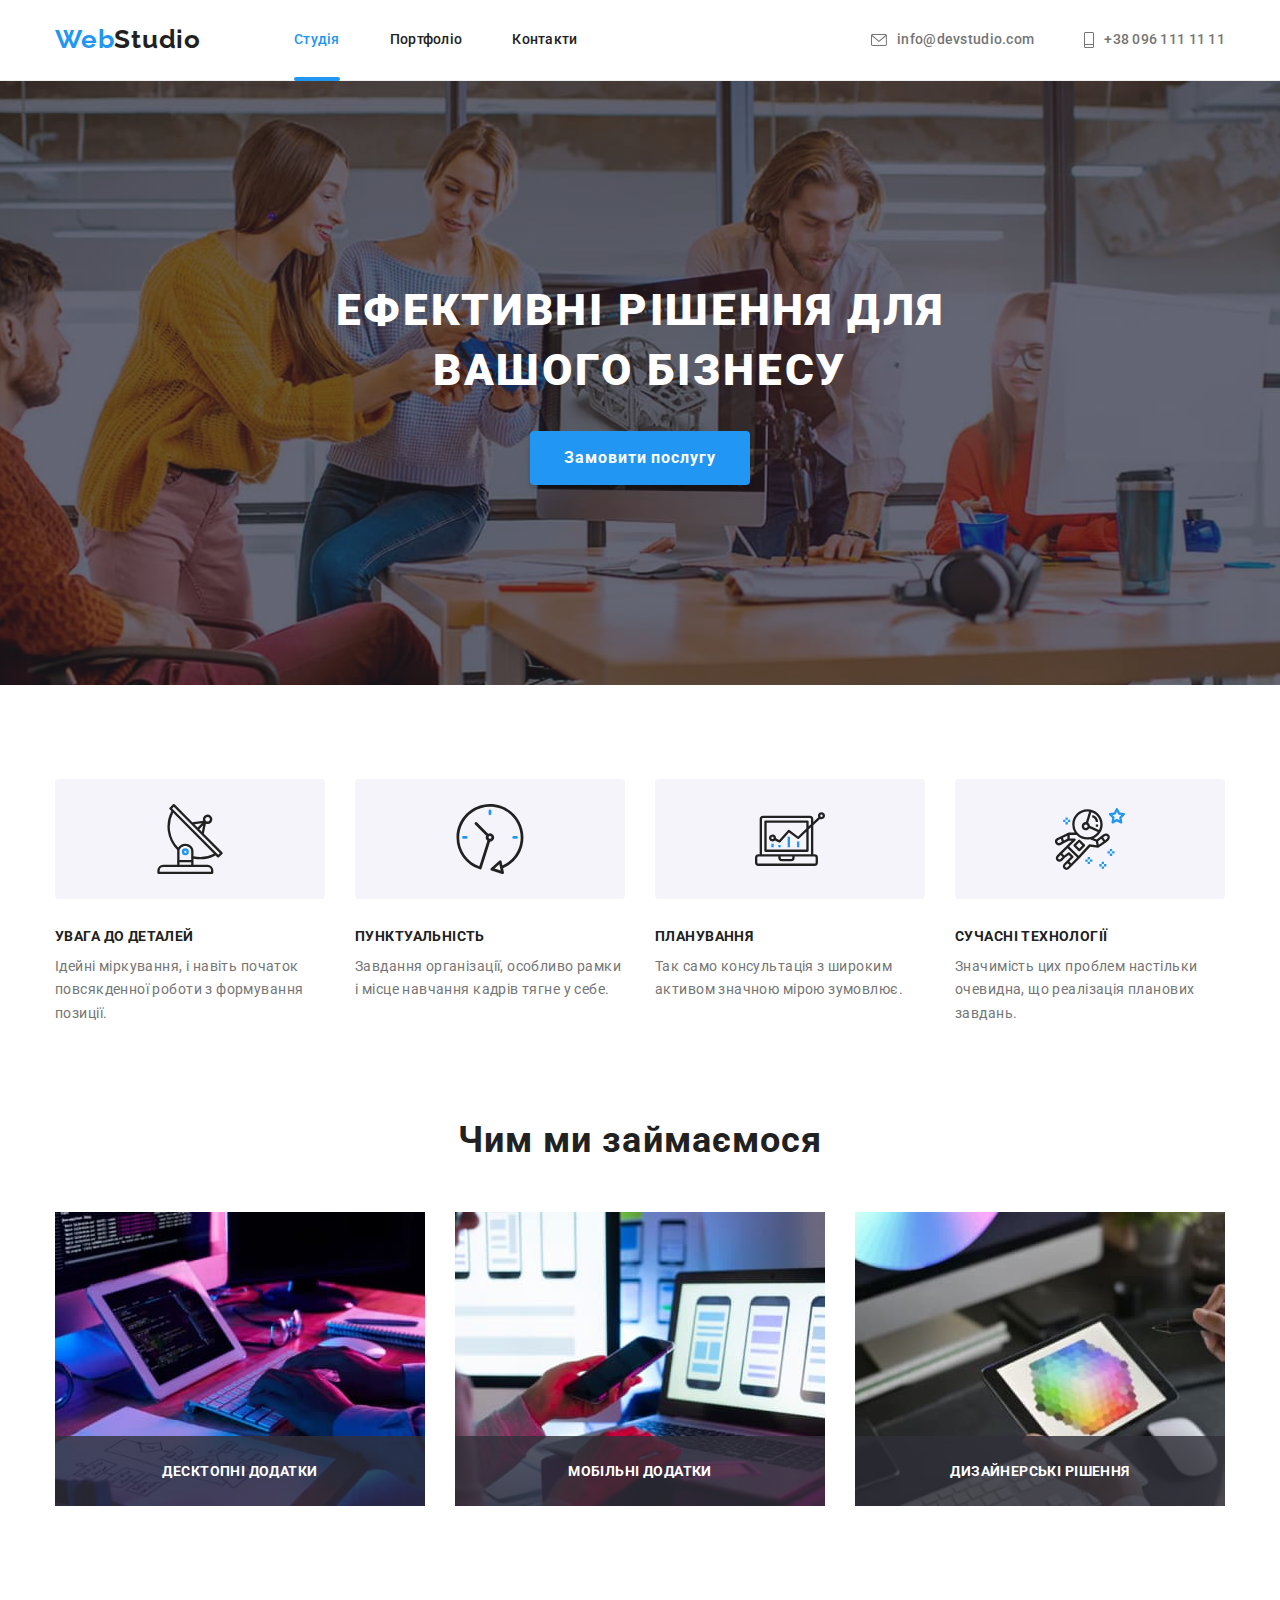
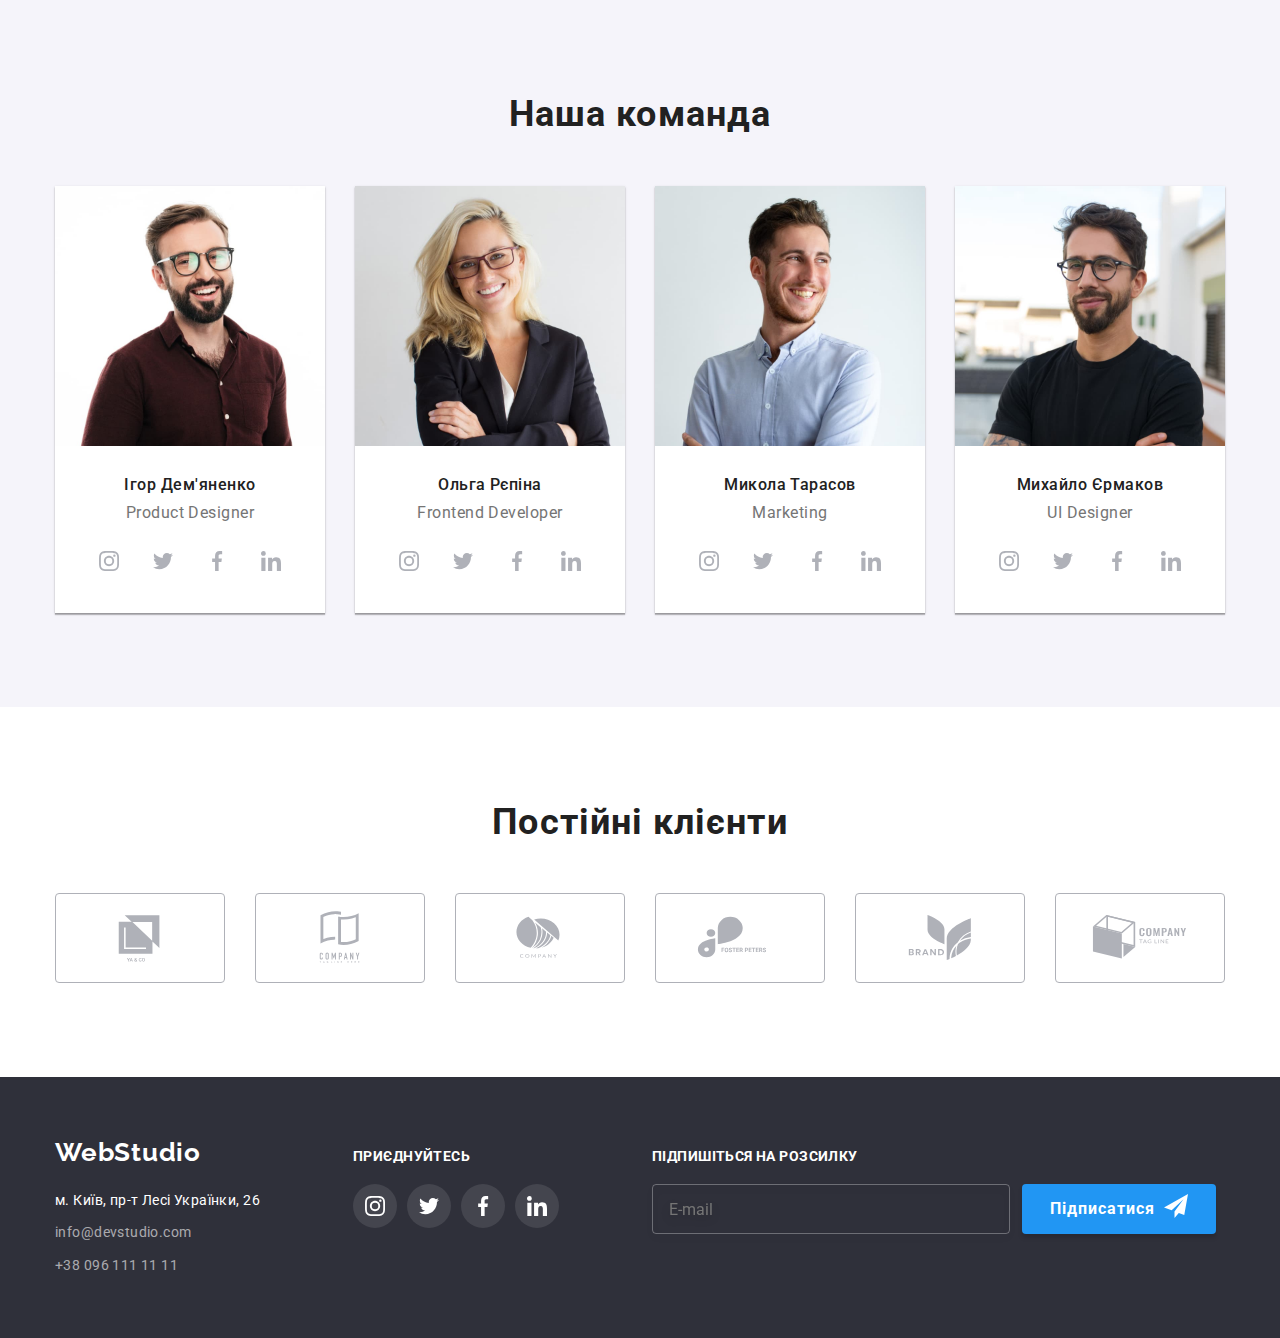
<file: index.html>
<!DOCTYPE html>
<html lang="uk">
  <head>
    <meta charset="UTF-8" />
    <meta http-equiv="X-UA-Compatible" content="IE=edge" />
    <meta name="viewport" content="width=device-width, initial-scale=1.0" />
    <title>WebSite</title>
    <link rel="preconnect" href="https://fonts.googleapis.com" />
    <link rel="preconnect" href="https://fonts.gstatic.com" crossorigin />
    <link
      href="https://fonts.googleapis.com/css2?family=Raleway:wght@700&family=Roboto:wght@400;500;700;900&display=swap"
      rel="stylesheet"
    />
    <link
      rel="stylesheet"
      href="https://cdnjs.cloudflare.com/ajax/libs/modern-normalize/1.1.0/modern-normalize.min.css"
    />

    <link rel="stylesheet" href="./css/main.min.css" />
  </head>
  <body>
    <header class="page-header">
      <div class="conteiner header__conteiner">
        <nav class="header__navigation">
          <a href="#" class="logo navigation__logo"
            ><span class="logo__accent">Web</span>Studio</a
          >
          <ul class="header__menu list">
            <li class="menu__item">
              <a href="./index.html" class="menu__link current">Студія</a>
            </li>
            <li class="menu__item">
              <a href="./portfolio.html" class="menu__link">Портфоліо</a>
            </li>
            <li class="menu__item">
              <a href="#" class="menu__link">Контакти</a>
            </li>
          </ul>
        </nav>
        <div class="connect header__connect">
          <ul class="header__conntacs list">
            <li class="conntacs__item item-mail">
              <a href="mailto:info@devstudio.com" class="conntacs__link"
                ><svg class="mail-icon" width="16" height="12">
                  <use
                    href="./images/symbol-defs.svg#icon-envelope-hover"
                  ></use>
                </svg>
                info@devstudio.com</a
              >
            </li>
            <li class="conntacs__item item-tell">
              <a href="tel:+380961111111" class="conntacs__link">
                <svg class="tell-icon" width="10" height="16">
                  <use href="./images/symbol-defs.svg#icon-Vector"></use>
                </svg>
                +38 096 111 11 11</a
              >
            </li>
          </ul>
        </div>
      </div>
    </header>
    <main>
      <section class="hero">
        <div class="conteiner">
          <h1 class="hero-title">Ефективні рішення для вашого бізнесу</h1>
          <button type="button" class="button bt--color-blue" data-modal-open>
            Замовити послугу
          </button>
        </div>
      </section>
      <section class="section">
        <div class="conteiner feature-section">
          <h2 class="visually-hidden">Особливості</h2>
          <ul class="feature-list list">
            <li class="feature-conteiner">
              <div class="graphics">
                <svg class="graphics-icon" width="70" height="70">
                  <use href="./images/symbol-defs.svg#icon-antenna-1"></use>
                </svg>
              </div>
              <h3 class="title">УВАГА ДО ДЕТАЛЕЙ</h3>
              <p class="text">
                Ідейні міркування, і навіть початок повсякденної роботи з
                формування позиції.
              </p>
            </li>
            <li class="feature-conteiner">
              <div class="graphics">
                <svg class="graphics-icon" width="70" height="70">
                  <use href="./images/symbol-defs.svg#icon-clock-1"></use>
                </svg>
              </div>
              <h3 class="title">ПУНКТУАЛЬНІСТЬ</h3>
              <p class="text">
                Завдання організації, особливо рамки і місце навчання кадрів
                тягне у себе.
              </p>
            </li>
            <li class="feature-conteiner">
              <div class="graphics">
                <svg class="graphics-icon" width="70" height="70">
                  <use href="./images/symbol-defs.svg#icon-diagram-1"></use>
                </svg>
              </div>
              <h3 class="title">ПЛАНУВАННЯ</h3>
              <p class="text">
                Так само консультація з широким активом значною мірою зумовлює.
              </p>
            </li>
            <li class="feature-conteiner">
              <div class="graphics">
                <svg class="graphics-icon" width="70" height="70">
                  <use href="./images/symbol-defs.svg#icon-astronaut-1"></use>
                </svg>
              </div>
              <h3 class="title">СУЧАСНІ ТЕХНОЛОГІЇ</h3>
              <p class="text">
                Значимість цих проблем настільки очевидна, що реалізація
                планових завдань.
              </p>
            </li>
          </ul>
        </div>
      </section>
      <section class="section section-foto">
        <div class="conteiner">
          <h2 class="team-title">Чим ми займаємося</h2>
          <ul class="section-title list">
            <li class="foto-title">
              <div class="foto-text-wrap">
                <img src="images/foto1.jpg" alt="kayboard" width="370" />
                <p class="foto-text">Десктопні додатки</p>
              </div>
            </li>
            <li class="foto-title">
              <div class="foto-text-wrap">
                <img src="images/foto2.jpg" alt="phone" width="370" />
                <p class="foto-text">Мобільні додатки</p>
              </div>
            </li>
            <li class="foto-title">
              <div class="foto-text-wrap">
                <img src="images/foto3.jpg" alt="ipad" width="370" />
                <p class="foto-text">Дизайнерські рішення</p>
              </div>
            </li>
          </ul>
        </div>
      </section>
      <section class="section-team">
        <div class="conteiner">
          <h2 class="team-title">Наша команда</h2>
          <ul class="section-list list">
            <li class="fone-color">
              <img src="images/foto4.jpg" alt="Ігор Дем'яненко" width="270" />
              <div class="person">
                <h3 class="title">Ігор Дем'яненко</h3>
                <p class="position">Product Designer</p>
                <ul class="soc-list list">
                  <li class="soc-item">
                    <a href="" class="soc-link link">
                      <svg class="soc-icon" width="20" height="20">
                        <use
                          href="./images/symbol-defs.svg#icon-instagram-2"
                        ></use>
                      </svg>
                    </a>
                  </li>
                  <li class="soc-item">
                    <a href="" class="soc-link link">
                      <svg class="soc-icon" width="20" height="20">
                        <use
                          href="./images/symbol-defs.svg#icon-twitter-1"
                        ></use>
                      </svg>
                    </a>
                  </li>
                  <li class="soc-item">
                    <a href="" class="soc-link link">
                      <svg class="soc-icon" width="20" height="20">
                        <use
                          href="./images/symbol-defs.svg#icon-facebook-1"
                        ></use>
                      </svg>
                    </a>
                  </li>
                  <li class="soc-item">
                    <a href="" class="soc-link link">
                      <svg class="soc-icon" width="20" height="20">
                        <use
                          href="./images/symbol-defs.svg#icon-linkedin-1"
                        ></use>
                      </svg>
                    </a>
                  </li>
                </ul>
              </div>
            </li>
            <li class="fone-color">
              <img src="images/foto5.jpg" alt="Ольга Рєпіна" width="270" />
              <div class="person">
                <h3 class="title">Ольга Рєпіна</h3>
                <p class="position">Frontend Developer</p>
                <ul class="soc-list list">
                  <li class="soc-item">
                    <a href="" class="soc-link link">
                      <svg class="soc-icon" width="20" height="20">
                        <use
                          href="./images/symbol-defs.svg#icon-instagram-2"
                        ></use>
                      </svg>
                    </a>
                  </li>
                  <li class="soc-item">
                    <a href="" class="soc-link link">
                      <svg class="soc-icon" width="20" height="20">
                        <use
                          href="./images/symbol-defs.svg#icon-twitter-1"
                        ></use>
                      </svg>
                    </a>
                  </li>
                  <li class="soc-item">
                    <a href="" class="soc-link link">
                      <svg class="soc-icon" width="20" height="20">
                        <use
                          href="./images/symbol-defs.svg#icon-facebook-1"
                        ></use>
                      </svg>
                    </a>
                  </li>
                  <li class="soc-item">
                    <a href="" class="soc-link link">
                      <svg class="soc-icon" width="20" height="20">
                        <use
                          href="./images/symbol-defs.svg#icon-linkedin-1"
                        ></use>
                      </svg>
                    </a>
                  </li>
                </ul>
              </div>
            </li>
            <li class="fone-color">
              <img src="images/foto6.jpg" alt="Микола Тарасов" width="270" />
              <div class="person">
                <h3 class="title">Микола Тарасов</h3>
                <p class="position">Marketing</p>
                <ul class="soc-list list">
                  <li class="soc-item">
                    <a href="" class="soc-link link">
                      <svg class="soc-icon" width="20" height="20">
                        <use
                          href="./images/symbol-defs.svg#icon-instagram-2"
                        ></use>
                      </svg>
                    </a>
                  </li>
                  <li class="soc-item">
                    <a href="" class="soc-link link">
                      <svg class="soc-icon" width="20" height="20">
                        <use
                          href="./images/symbol-defs.svg#icon-twitter-1"
                        ></use>
                      </svg>
                    </a>
                  </li>
                  <li class="soc-item">
                    <a href="" class="soc-link link">
                      <svg class="soc-icon" width="20" height="20">
                        <use
                          href="./images/symbol-defs.svg#icon-facebook-1"
                        ></use>
                      </svg>
                    </a>
                  </li>
                  <li class="soc-item">
                    <a href="" class="soc-link link">
                      <svg class="soc-icon" width="20" height="20">
                        <use
                          href="./images/symbol-defs.svg#icon-linkedin-1"
                        ></use>
                      </svg>
                    </a>
                  </li>
                </ul>
              </div>
            </li>
            <li class="fone-color">
              <img src="images/foto7.jpg" alt="Михайло Єрмаков" width="270" />
              <div class="person">
                <h3 class="title">Михайло Єрмаков</h3>
                <p class="position">UI Designer</p>
                <ul class="soc-list list">
                  <li class="soc-item">
                    <a href="" class="soc-link link">
                      <svg class="soc-icon" width="20" height="20">
                        <use
                          href="./images/symbol-defs.svg#icon-instagram-2"
                        ></use>
                      </svg>
                    </a>
                  </li>
                  <li class="soc-item">
                    <a href="" class="soc-link link">
                      <svg class="soc-icon" width="20" height="20">
                        <use
                          href="./images/symbol-defs.svg#icon-twitter-1"
                        ></use>
                      </svg>
                    </a>
                  </li>
                  <li class="soc-item">
                    <a href="" class="soc-link link">
                      <svg class="soc-icon" width="20" height="20">
                        <use
                          href="./images/symbol-defs.svg#icon-facebook-1"
                        ></use>
                      </svg>
                    </a>
                  </li>
                  <li class="soc-item">
                    <a href="" class="soc-link link">
                      <svg class="soc-icon" width="20" height="20">
                        <use
                          href="./images/symbol-defs.svg#icon-linkedin-1"
                        ></use>
                      </svg>
                    </a>
                  </li>
                </ul>
              </div>
            </li>
          </ul>
        </div>
      </section>
      <section class="section-customers">
        <div class="conteiner">
          <p class="customers-title">Постійні клієнти</p>
          <ul class="customers-list list">
            <li class="customers-item">
              <a href="" class="customers-link link">
                <svg class="customers-icon" width="106" height="60">
                  <use href="./images/symbol-defs.svg#icon-Logo-5"></use>
                </svg>
              </a>
            </li>
            <li class="customers-item">
              <a href="" class="customers-link link">
                <svg class="customers-icon" width="106" height="60">
                  <use href="./images/symbol-defs.svg#icon-Logo-4"></use>
                </svg>
              </a>
            </li>
            <li class="customers-item">
              <a href="" class="customers-link link">
                <svg class="customers-icon" width="106" height="60">
                  <use href="./images/symbol-defs.svg#icon-Logo-3"></use>
                </svg>
              </a>
            </li>
            <li class="customers-item">
              <a href="" class="customers-link link">
                <svg class="customers-icon" width="106" height="60">
                  <use href="./images/symbol-defs.svg#icon-Logo-2"></use>
                </svg>
              </a>
            </li>
            <li class="customers-item">
              <a href="" class="customers-link link">
                <svg class="customers-icon" width="106" height="60">
                  <use href="./images/symbol-defs.svg#icon-Logo"></use>
                </svg>
              </a>
            </li>
            <li class="customers-item">
              <a href="" class="customers-link link">
                <svg class="customers-icon" width="106" height="60">
                  <use href="./images/symbol-defs.svg#icon-Logo-1"></use>
                </svg>
              </a>
            </li>
          </ul>
        </div>
      </section>
    </main>
    <footer class="footer">
      <div class="conteiner footers">
        <div class="footer-conteiner">
          <a href="#" class="footer-logo"
            ><span class="accent">Web</span>Studio</a
          >
          <address class="address-list">
            <ul class="adress-nav list">
              <li class="adress-item">
                <a
                  href="https://goo.gl/maps/4d14MWFSyeB379iVA"
                  target="_blank"
                  rel="noopener noreferrer nofollow"
                  class="link street"
                  >м. Київ, пр-т Лесі Українки, 26
                </a>
              </li>
              <li class="adress-item">
                <a href="mailto:info@devstudio.com" class="link"
                  >info@devstudio.com</a
                >
              </li>
              <li class="adress-item">
                <a href="tel:+380961111111" class="link">+38 096 111 11 11</a>
              </li>
            </ul>
          </address>
        </div>
        <div class="footer-join">
          <h2 class="jo-in">приєднуйтесь</h2>
          <ul class="join-list list">
            <li class="join-item">
              <a href="" class="join-link link">
                <svg class="socs-icon" width="20" height="20">
                  <use href="./images/symbol-defs.svg#icon-instagram-2"></use>
                </svg>
              </a>
            </li>
            <li class="join-item">
              <a href="" class="join-link link">
                <svg class="socs-icon" width="20" height="20">
                  <use href="./images/symbol-defs.svg#icon-twitter-1"></use>
                </svg>
              </a>
            </li>
            <li class="join-item">
              <a href="" class="join-link link">
                <svg class="socs-icon" width="20" height="20">
                  <use href="./images/symbol-defs.svg#icon-facebook-1"></use>
                </svg>
              </a>
            </li>
            <li class="join-item">
              <a href="" class="join-link link">
                <svg class="socs-icon" width="20" height="20">
                  <use href="./images/symbol-defs.svg#icon-linkedin-1"></use>
                </svg>
              </a>
            </li>
          </ul>
        </div>
        <div class="footer-subscription">
          <p class="subscription">Підпишіться на розсилку</p>

          <form class="subscription-form">
            <input
              type="email"
              name="subscription"
              class="subscription-input"
              placeholder="E-mail"
            />

            <button class="subscription-button">
              Підписатися
              <svg class="writing-icon" width="24" height="24">
                <use href="./images/symbol-defs.svg#icon-icon-send"></use>
              </svg>
            </button>
          </form>
        </div>
      </div>
    </footer>
    <div class="backdrop is-hidden" data-modal>
      <div class="modal">
        <button type="button" class="model-close" data-modal-close>
          <svg class="subscription-icon" width="18" height="18">
            <use href="./images/symbol-defs.svg#icon-close"></use>
          </svg>
        </button>
        <p class="modal-title">Залиште свої дані, ми вам передзвонимо</p>
        <form class="modal-form js-speaker-form">
          <div class="input-field">
            <label for="name" class="label-title">Ім'я</label>
            <div class="input-wrap">
              <input
                type="text"
                name="name"
                id="name"
                class="modal-input"
                required
              />
              <svg class="input-icon" width="18" height="18">
                <use
                  href="./images/symbol-defs.svg#icon-person-black-18dp-1"
                ></use>
              </svg>
            </div>
          </div>
          <div class="input-field">
            <label for="tell" class="label-title">Телефон</label>
            <div class="input-wrap">
              <input
                type="tel"
                name="tell"
                id="tell"
                class="modal-input"
                title="+380 (96) 111-11-11"
                required
              />
              <svg class="input-icon" width="18" height="18">
                <use
                  href="./images/symbol-defs.svg#icon-phone-black-18dp-1"
                ></use>
              </svg>
            </div>
          </div>
          <div class="input-field">
            <label for="mail" class="label-title">Пошта</label>
            <div class="input-wrap">
              <input
                type="email"
                name="mail"
                id="mail"
                class="modal-input"
                required
              />
              <svg class="input-icon" width="18" height="18">
                <use
                  href="./images/symbol-defs.svg#icon-email-black-18dp-1"
                ></use>
              </svg>
            </div>
          </div>
          <div class="modal-field">
            <label for="comment" class="comment-label">Коментар</label>
            <textarea
              name="comment"
              id="comment"
              class="modal-text"
              placeholder="Введіть текст"
            ></textarea>
          </div>
          <div class="checkbox-field">
            <input
              type="checkbox"
              name="consent"
              value="check"
              id="check"
              class="input-check visually-hidden"
              required
            />
            <label for="check" class="checkbox-label">
              <span>
                <svg class="check-icon" width="16" height="15">
                  <use href="./images/symbol-defs.svg#icon-check"></use></svg
              ></span>
              Погоджуюся з розсилкою та приймаю
              <a href="#" class="doc">Умови договору</a>
            </label>
          </div>
          <button type="submit" class="submit-button">Відправити</button>
        </form>
      </div>
    </div>
    <script src="./js/modal.js"></script>
    <script>
      (() => {
        document
          .querySelector(".js-speaker-form")
          .addEventListener("submit", (e) => {
            e.preventDefault();

            new FormData(e.currentTarget).forEach((value, name) =>
              console.log("${name}: ${value}")
            );
          });
      })();
    </script>
  </body>
</html>
</file>
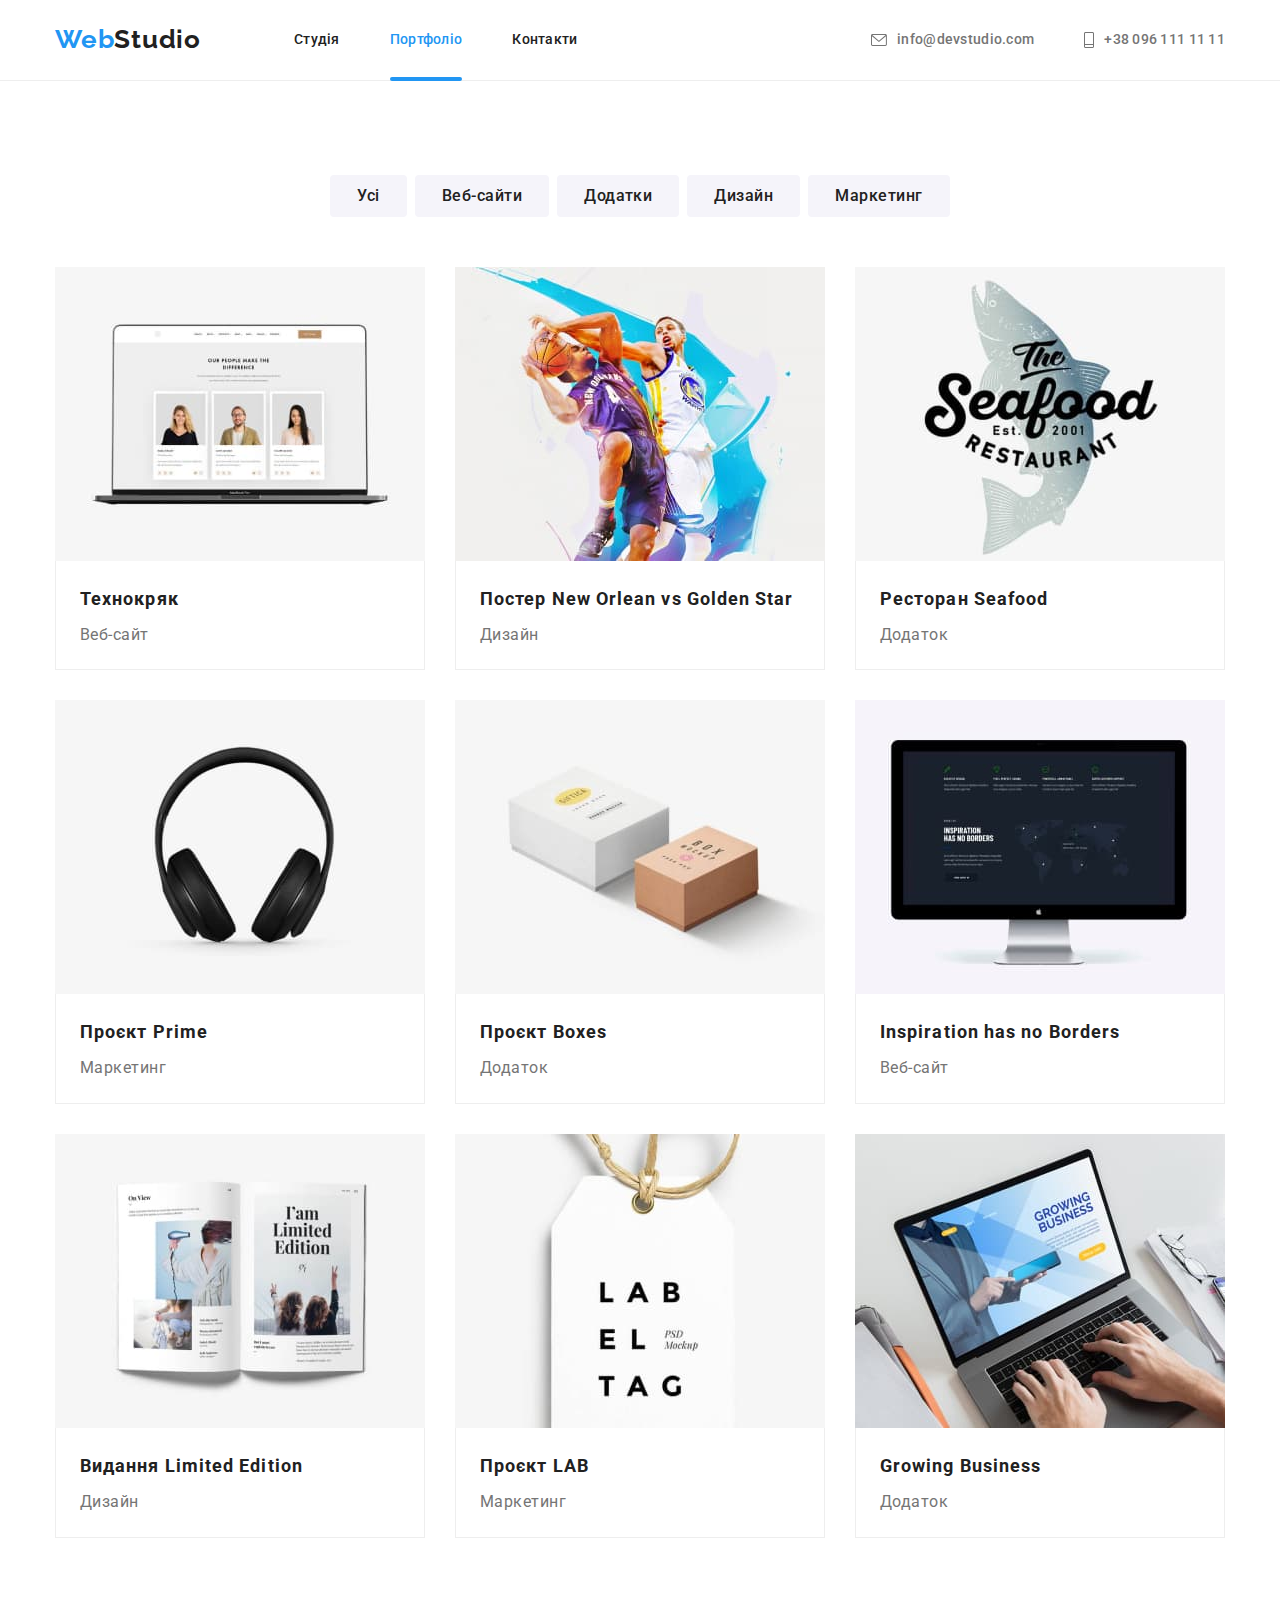
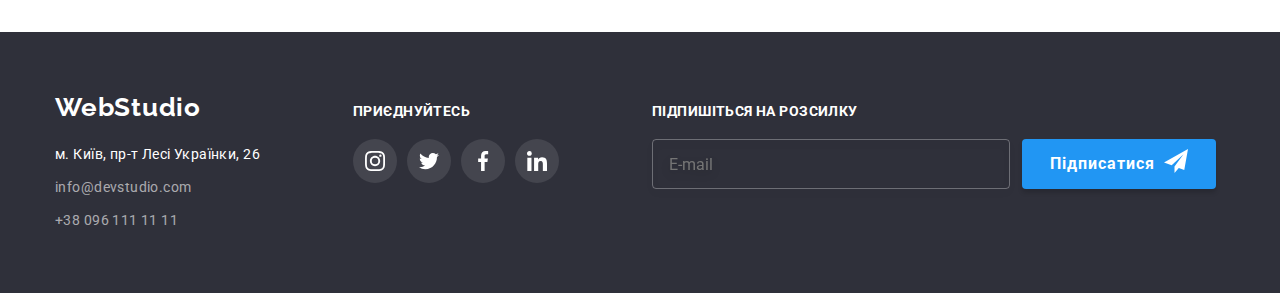
<file: portfolio.html>
<!DOCTYPE html>
<html lang="uk">
  <head>
    <meta charset="UTF-8" />
    <meta http-equiv="X-UA-Compatible" content="IE=edge" />
    <meta name="viewport" content="width=device-width, initial-scale=1.0" />
    <title>WebSite</title>
    <link rel="preconnect" href="https://fonts.googleapis.com" />
    <link rel="preconnect" href="https://fonts.gstatic.com" crossorigin />
    <link
      href="https://fonts.googleapis.com/css2?family=Raleway:wght@700&family=Roboto:wght@400;500;700;900&display=swap"
      rel="stylesheet"
    />
    <link
      rel="stylesheet"
      href="https://cdnjs.cloudflare.com/ajax/libs/modern-normalize/1.1.0/modern-normalize.min.css"
    />
    <link rel="stylesheet" href="" />
    <link rel="stylesheet" href="./css/main.min.css" />
  </head>
  <body class="page">
    <header class="page-header">
      <div class="conteiner header__conteiner">
        <nav class="header__navigation">
          <a href="#" class="logo navigation__logo"
            ><span class="logo__accent">Web</span>Studio</a
          >
          <ul class="header__menu list">
            <li class="menu__item">
              <a href="./index.html" class="menu__link">Студія</a>
            </li>
            <li class="menu__item">
              <a href="./portfolio.html" class="menu__link current"
                >Портфоліо</a
              >
            </li>
            <li class="menu__item">
              <a href="#" class="menu__link">Контакти</a>
            </li>
          </ul>
        </nav>
        <div class="connect header__connect">
          <ul class="header__conntacs list">
            <li class="conntacs__item item-mail">
              <a href="mailto:info@devstudio.com" class="conntacs__link"
                ><svg class="mail-icon" width="16" height="12">
                  <use
                    href="./images/symbol-defs.svg#icon-envelope-hover"
                  ></use>
                </svg>
                info@devstudio.com</a
              >
            </li>
            <li class="conntacs__item item-tell">
              <a href="tel:+380961111111" class="conntacs__link">
                <svg class="tell-icon" width="10" height="16">
                  <use href="./images/symbol-defs.svg#icon-Vector"></use>
                </svg>
                +38 096 111 11 11</a
              >
            </li>
          </ul>
        </div>
      </div>
    </header>
    <main>
      <section class="section portfolio-elements">
        <div class="conteiner">
          <h1 class="visually-hidden">Портфоліо</h1>
          <ul class="list">
            <li class="button-list">
              <button type="button" class="button-portf bt--color-white">
                Усі
              </button>
            </li>
            <li class="button-list">
              <button type="button" class="button-portf bt--color-white">
                Веб-сайти
              </button>
            </li>
            <li class="button-list">
              <button type="button" class="button-portf bt--color-white">
                Додатки
              </button>
            </li>
            <li class="button-list">
              <button type="button" class="button-portf bt--color-white">
                Дизайн
              </button>
            </li>
            <li class="button-list">
              <button type="button" class="button-portf bt--color-white">
                Маркетинг
              </button>
            </li>
          </ul>
          <ul class="portfolio-list">
            <li class="card-set">
              <a href="#" class="link">
                <div class="portfolio-text-wrap">
                  <img src="images/imgport1.jpg" alt="Технокряк" width="370" />
                  <p class="portfolio-text">
                    Ресурс пропонує комплексні пропозиції з різним рівнем
                    функціоналу та сервісів. Все це дозволить відвідувачу
                    отримати вичерпні відомості про компанію чи приватну особу.
                  </p>
                </div>
                <div class="description">
                  <h2 class="portf-title">Технокряк</h2>
                  <p class="paragraph">Веб-сайт</p>
                </div>
              </a>
            </li>
            <li class="card-set">
              <a href="#" class="link">
                <div class="portfolio-text-wrap">
                  <img
                    src="images/imgport2.jpg"
                    alt="Постер New Orlean vs Golden Star"
                    width="370"
                  />
                  <p class="portfolio-text">
                    Ресурс пропонує комплексні пропозиції з різним рівнем
                    функціоналу та сервісів. Все це дозволить відвідувачу
                    отримати вичерпні відомості про компанію чи приватну особу.
                  </p>
                </div>
                <div class="description">
                  <h2 class="portf-title">Постер New Orlean vs Golden Star</h2>
                  <p class="paragraph">Дизайн</p>
                </div>
              </a>
            </li>
            <li class="card-set">
              <a href="#" class="link">
                <div class="portfolio-text-wrap">
                  <img
                    src="images/imgport3.jpg"
                    alt="Ресторан Seafood"
                    width="370"
                  />
                  <p class="portfolio-text">
                    Ресурс пропонує комплексні пропозиції з різним рівнем
                    функціоналу та сервісів. Все це дозволить відвідувачу
                    отримати вичерпні відомості про компанію чи приватну особу.
                  </p>
                </div>
                <div class="description">
                  <h2 class="portf-title">Ресторан Seafood</h2>
                  <p class="paragraph">Додаток</p>
                </div>
              </a>
            </li>
            <li class="card-set">
              <a href="#" class="link">
                <div class="portfolio-text-wrap">
                  <img
                    src="images/imgport4.jpg"
                    alt="Проєкт Prime"
                    width="370"
                  />
                  <p class="portfolio-text">
                    Ресурс пропонує комплексні пропозиції з різним рівнем
                    функціоналу та сервісів. Все це дозволить відвідувачу
                    отримати вичерпні відомості про компанію чи приватну особу.
                  </p>
                </div>
                <div class="description">
                  <h2 class="portf-title">Проєкт Prime</h2>
                  <p class="paragraph">Маркетинг</p>
                </div>
              </a>
            </li>
            <li class="card-set">
              <a href="#" class="link">
                <div class="portfolio-text-wrap">
                  <img
                    src="images/imgport5.jpg"
                    alt="Проєкт Boxes"
                    width="370"
                  />
                  <p class="portfolio-text">
                    Ресурс пропонує комплексні пропозиції з різним рівнем
                    функціоналу та сервісів. Все це дозволить відвідувачу
                    отримати вичерпні відомості про компанію чи приватну особу.
                  </p>
                </div>
                <div class="description">
                  <h2 class="portf-title">Проєкт Boxes</h2>
                  <p class="paragraph">Додаток</p>
                </div>
              </a>
            </li>
            <li class="card-set">
              <a href="#" class="link"
                ><div class="portfolio-text-wrap">
                  <img
                    src="images/imgport6.jpg"
                    alt="Inspiration has no Borders"
                    width="370"
                  />
                  <p class="portfolio-text">
                    Ресурс пропонує комплексні пропозиції з різним рівнем
                    функціоналу та сервісів. Все це дозволить відвідувачу
                    отримати вичерпні відомості про компанію чи приватну особу.
                  </p>
                </div>
                <div class="description">
                  <h2 class="portf-title">Inspiration has no Borders</h2>
                  <p class="paragraph">Веб-сайт</p>
                </div>
              </a>
            </li>
            <li class="card-set">
              <a href="#" class="link"
                ><div class="portfolio-text-wrap">
                  <img
                    src="images/imgport7.jpg"
                    alt="Видання Limited Edition"
                    width="370"
                  />
                  <p class="portfolio-text">
                    Ресурс пропонує комплексні пропозиції з різним рівнем
                    функціоналу та сервісів. Все це дозволить відвідувачу
                    отримати вичерпні відомості про компанію чи приватну особу.
                  </p>
                </div>
                <div class="description">
                  <h2 class="portf-title">Видання Limited Edition</h2>
                  <p class="paragraph">Дизайн</p>
                </div>
              </a>
            </li>
            <li class="card-set">
              <a href="#" class="link"
                ><div class="portfolio-text-wrap">
                  <img src="images/imgport8.jpg" alt="Проєкт LAB" width="370" />
                  <p class="portfolio-text">
                    Ресурс пропонує комплексні пропозиції з різним рівнем
                    функціоналу та сервісів. Все це дозволить відвідувачу
                    отримати вичерпні відомості про компанію чи приватну особу.
                  </p>
                </div>
                <div class="description">
                  <h2 class="portf-title">Проєкт LAB</h2>
                  <p class="paragraph">Маркетинг</p>
                </div>
              </a>
            </li>
            <li class="card-set">
              <a href="#" class="link"
                ><div class="portfolio-text-wrap">
                  <img
                    src="images/imgport9.jpg"
                    alt="Growing Business"
                    width="370"
                  />
                  <p class="portfolio-text">
                    Ресурс пропонує комплексні пропозиції з різним рівнем
                    функціоналу та сервісів. Все це дозволить відвідувачу
                    отримати вичерпні відомості про компанію чи приватну особу.
                  </p>
                </div>
                <div class="description">
                  <h2 class="portf-title">Growing Business</h2>
                  <p class="paragraph">Додаток</p>
                </div>
              </a>
            </li>
          </ul>
        </div>
      </section>
    </main>
    <footer class="footer">
      <div class="conteiner footers">
        <div class="footer-conteiner">
          <a href="#" class="footer-logo"
            ><span class="accent">Web</span>Studio</a
          >
          <address class="address-list">
            <ul class="adress-nav list">
              <li class="adress-item">
                <a
                  href="https://goo.gl/maps/4d14MWFSyeB379iVA"
                  target="_blank"
                  rel="noopener noreferrer nofollow"
                  class="link street"
                  >м. Київ, пр-т Лесі Українки, 26
                </a>
              </li>
              <li class="adress-item">
                <a href="mailto:info@devstudio.com" class="link"
                  >info@devstudio.com</a
                >
              </li>
              <li class="adress-item">
                <a href="tel:+380961111111" class="link">+38 096 111 11 11</a>
              </li>
            </ul>
          </address>
        </div>
        <div class="footer-join">
          <h2 class="jo-in">приєднуйтесь</h2>
          <ul class="join-list list">
            <li class="join-item">
              <a href="" class="join-link link">
                <svg class="socs-icon" width="20" height="20">
                  <use href="./images/symbol-defs.svg#icon-instagram-2"></use>
                </svg>
              </a>
            </li>
            <li class="join-item">
              <a href="" class="join-link link">
                <svg class="socs-icon" width="20" height="20">
                  <use href="./images/symbol-defs.svg#icon-twitter-1"></use>
                </svg>
              </a>
            </li>
            <li class="join-item">
              <a href="" class="join-link link">
                <svg class="socs-icon" width="20" height="20">
                  <use href="./images/symbol-defs.svg#icon-facebook-1"></use>
                </svg>
              </a>
            </li>
            <li class="join-item">
              <a href="" class="join-link link">
                <svg class="socs-icon" width="20" height="20">
                  <use href="./images/symbol-defs.svg#icon-linkedin-1"></use>
                </svg>
              </a>
            </li>
          </ul>
        </div>
        <div class="footer-subscription">
          <p class="subscription">Підпишіться на розсилку</p>

          <form class="subscription-form">
            <input
              type="email"
              name="subscription"
              class="subscription-input"
              placeholder="E-mail"
            />

            <button class="subscription-button">
              Підписатися
              <svg class="writing-icon" width="24" height="24">
                <use href="./images/symbol-defs.svg#icon-icon-send"></use>
              </svg>
            </button>
          </form>
        </div>
      </div>
    </footer>
  </body>
</html>
</file>
<file: css/main.min.css>
:root{--primary-text-color: #757575;--title-text-color: #212121;--accent-color: #2196f3;--primary-bg-color: #2196f3;--primary-bt-color: #ffffff;--fone-bt-color: #2196f3;--background-color: #2f303a;--background-bt-clor: #f5f4fa;--color-button-act: #188ce8;--footer-adress: #ffffff99;--border: #eeeeee}body{color:var(--primary-text-color);background-color:var(--primary-bt-color);font-family:Roboto,sans-serif;letter-spacing:.03em}.visually-hidden{position:absolute;white-space:nowrap;width:1px;height:1px;overflow:hidden;border:0;padding:0;clip:rect(0 0 0 0);-webkit-clip-path:inset(50%);clip-path:inset(50%);margin:-1px}.backdrop.is-hidden{opacity:0;visibility:hidden;pointer-events:none}.visually-hidden{position:absolute;white-space:nowrap;width:1px;height:1px;overflow:hidden;border:0;padding:0;clip:rect(0 0 0 0);-webkit-clip-path:inset(50%);clip-path:inset(50%);margin:-1px}.backdrop.is-hidden .modal{transform:translate(-50%, -50%) scale(0)}html{box-sizing:border-box}html{box-sizing:border-box}p,h1,h2,h3,h4,h5,h6{margin:0}ul,ol{margin:0;padding-left:0}button{cursor:pointer}address{font-style:normal}img{display:block;max-width:100%;height:auto}.mail-icon{fill:currentColor;margin-right:10px}.item-mail:hover .mail-icon,.item-mail:focus .mail-icon{fill:currentColor}.tell-icon{fill:currentColor;margin-right:10px}.tell-icon:hover .tell-icon,.tell-icon:focus .tell-icon{fill:currentColor}.writing-icon{margin-left:9px;width:24px;height:24px;fill:var(--primary-bt-color);text-align:center;justify-content:center}.customers-icon{fill:#afb1b8;transition:fill 250ms cubic-bezier(0.4, 0, 0.2, 1),border-color 250ms cubic-bezier(0.4, 0, 0.2, 1)}.customers-link:hover .customers-icon,.customers-link:focus .customers-icon{fill:var(--primary-bg-color)}.soc-list{display:flex;justify-content:center;gap:10px}.soc-item{width:44px;height:44px}.soc-link{width:100%;height:100%;background-color:var(--primary-bt-color);border-radius:50%;display:flex;color:#afb1b8;align-items:center;justify-content:center;transition:color 250ms cubic-bezier(0.4, 0, 0.2, 1),background-color 250ms cubic-bezier(0.4, 0, 0.2, 1)}.soc-link:hover,.soc-link:focus{background-color:var(--fone-bt-color);color:var(--primary-bt-color)}.soc-icon{fill:currentColor}.navigation__logo{margin-right:93px;color:var(--title-text-color);font-family:"Raleway",sans-serif;font-weight:700;font-size:26px;line-height:1.2;letter-spacing:.03em;text-decoration:none}.logo__accent{color:var(--accent-color)}.footer-logo{margin-bottom:20px}.footer-logo{color:var(--primary-bt-color);font-family:"Raleway",sans-serif;font-weight:700;font-size:26px;line-height:1.2;letter-spacing:.03em;text-decoration:none}.hero-title{display:block;max-width:696px;align-items:center}.hero-title{margin-left:auto;margin-right:auto;margin-bottom:30px;color:var(--primary-bt-color);font-weight:900;font-size:44px;line-height:1.36;letter-spacing:.06em;text-transform:uppercase}.feature-list .title{margin-bottom:10px;font-weight:700;font-size:14px;line-height:1.14;letter-spacing:.03em;text-transform:uppercase;color:var(--title-text-color)}.section .section-title{color:var(--title-text-color);font-weight:700;font-size:14px;line-height:1.16;letter-spacing:.03em}.customers-title{padding:0;margin-bottom:50px;font-weight:700;font-size:36px;line-height:42px;text-align:center;letter-spacing:.03em;color:var(--title-text-color)}.portf-title{margin-bottom:4px;color:var(--title-text-color);font-weight:700;font-size:18px;line-height:2;letter-spacing:.06em}.team-title{margin-bottom:50px}.team-title{color:var(--title-text-color);font-weight:700;font-size:36px;line-height:1.16;letter-spacing:.03em;text-align:center}.section-team .title{margin-bottom:10px}.section-list .title{color:var(--title-text-color);font-weight:500;font-size:16px;line-height:1.18;letter-spacing:.03em;text-align:center}.portfolio-list .title{color:var(--title-text-color)}.conteiner{width:1200px;padding-left:15px;padding-right:15px;margin:0 auto}.section{padding-top:94px;padding-bottom:94px}.footer-conteiner{display:flex;flex-direction:column}.feature-conteiner{margin-right:30px}.section-team{padding-top:94px;padding-bottom:94px;background-color:var(--background-bt-clor)}.section-title{display:flex;gap:30px}.section-portfolio{color:var(--primary-text-color);font-size:16px;line-height:1.8;letter-spacing:.03em}.section-foto{padding-top:0}.section-title>.foto-title{flex-basis:calc((100% - 60px)/3)}.backdrop{width:100%;height:100%;background:rgba(0,0,0,.2);position:fixed;top:0;transition:opacity 300ms linear,visibility 300ms linear}.modal{position:absolute;width:528px;height:581px;left:50%;top:50%;padding:40px;transform:translate(-50%, -50%);background:#fff;box-shadow:0px 1px 3px rgba(0,0,0,.12),0px 1px 1px rgba(0,0,0,.14),0px 2px 1px rgba(0,0,0,.2);border-radius:4px;transition:300ms linear}.model-close{width:30px;height:30px;background:var(--primary-bt-color);border:1px solid rgba(0,0,0,.1);border-radius:50%;position:absolute;top:8px;right:8px;display:flex;align-items:center;justify-content:center;cursor:pointer}.model-close:focus,.model-close:hover{fill:var(--primary-bg-color)}.modal-title{text-align:center;font-weight:700;font-size:20px;line-height:23px;text-align:center;letter-spacing:.03em;color:var(--title-text-color);margin-bottom:12px}.modal-input{width:100%;height:40px;border:1px solid rgba(33,33,33,.2);border-radius:4px;color:var(--title-text-color);padding-left:42px;font-size:16px;outline:rgba(0,0,0,0)}.modal-input:focus{color:var(--title-text-color);border-color:var(--accent-color)}.modal-input:focus+.input-icon{fill:var(--accent-color)}.input-wrap{position:relative}.input-icon{position:absolute;left:15px;top:50%;transform:translateY(-50%)}.input-field{margin-bottom:10px}.label-title{font-weight:400;font-size:12px;line-height:14px;letter-spacing:.01em;color:var(--primary-text-color)}.label-title{display:block;margin-bottom:4px}textarea{resize:none}.modal-text{width:100%;height:110px;border:1px solid rgba(33,33,33,.2);border-radius:4px}.modal-text:focus{color:var(--title-text-color);border-color:var(--accent-color)}.modal-text{font-family:"Roboto";font-style:normal;font-weight:400;font-size:12px;line-height:14px;letter-spacing:.01em;padding:12px 16px;color:var(--title-text-color);outline:rgba(0,0,0,0)}.modal-text::-moz-placeholder{font-family:"Roboto";font-style:normal;font-weight:400;font-size:12px;line-height:14px;letter-spacing:.01em;color:rgba(117,117,117,.5)}.modal-text:-ms-input-placeholder{font-family:"Roboto";font-style:normal;font-weight:400;font-size:12px;line-height:14px;letter-spacing:.01em;color:rgba(117,117,117,.5)}.modal-text::placeholder{font-family:"Roboto";font-style:normal;font-weight:400;font-size:12px;line-height:14px;letter-spacing:.01em;color:rgba(117,117,117,.5)}.comment-label{font-weight:400;font-size:12px;line-height:14px;color:var(--primary-text-color)}.comment-label{display:block;margin-bottom:4px}.textarea{border:1px solid rgba(33,33,33,.2);border-radius:4px;outline:rgba(0,0,0,0)}.modal-field{margin-bottom:20px}.checkbox-field{display:flex;margin-bottom:30px;justify-content:center;text-align:center;align-items:center;margin-left:auto;margin-right:auto}.checkbox-label{display:flex;align-items:center;font-weight:400;font-size:14px;line-height:24px;letter-spacing:.03em;color:var(--primary-text-color)}.checkbox-label span{width:16px;height:15px;border:2px solid var(--title-text-color);border-radius:2px;display:flex;align-items:center;justify-content:center;fill:rgba(0,0,0,0);margin-right:9px;justify-content:center;text-align:center;align-items:center}.input-check:focus+.checkbox-label span span{border-color:var(--accent-color)}.input-check:checked+.checkbox-label span span{background-color:#2196f3;border-color:rgba(0,0,0,0);fill:var(--primary-bt-color)}.modal-form>.button{display:flex;margin:auto}.doc{padding-left:2px;color:var(--accent-color)}.submit-button{margin:auto}.submit-button{border-radius:4px;border-color:rgba(0,0,0,0);padding:10px 50px;display:flex;font-family:inherit;color:var(--primary-bt-color);background-color:var(--primary-bg-color);font-weight:700;font-size:16px;line-height:1.88;letter-spacing:.06em;cursor:pointer;box-shadow:0px 4px 4px rgba(0,0,0,.15);transition:color 250ms cubic-bezier(0.4, 0, 0.2, 1),background-color 250ms cubic-bezier(0.4, 0, 0.2, 1)}.submit-button:hover,.submit-button:focus{background-color:#188ce8}.button{display:flex}.button{border-radius:4px;border-color:rgba(0,0,0,0);padding:10px 32px;display:inline-block;font-family:inherit;font-weight:700;font-size:16px;line-height:1.88;letter-spacing:.06em;cursor:pointer;box-shadow:0px 4px 4px rgba(0,0,0,.15);transition:color 250ms cubic-bezier(0.4, 0, 0.2, 1),background-color 250ms cubic-bezier(0.4, 0, 0.2, 1)}.button:hover,.button:focus{background-color:var(--color-button-act)}.subscription-button{border-radius:4px;border-color:rgba(0,0,0,0);padding:10px 28px;display:inline-block;font-family:inherit;color:var(--primary-bt-color);background-color:var(--fone-bt-color);font-weight:700;font-size:16px;line-height:1.88;letter-spacing:.06em;cursor:pointer;box-shadow:0px 4px 4px rgba(0,0,0,.15);transition:color 250ms cubic-bezier(0.4, 0, 0.2, 1),background-color 250ms cubic-bezier(0.4, 0, 0.2, 1);display:flex;border:0px}.subscription-button:focus,.subscription-button:hover{background-color:var(--color-button-act)}.button-portf{border-radius:4px;padding:6px 25px;display:inline-block;border-color:rgba(0,0,0,0);font-family:"Roboto",sans-serif;font-weight:500;font-size:16px;line-height:1.6;letter-spacing:.03em;cursor:pointer;text-align:center;transition:color 250ms cubic-bezier(0.4, 0, 0.2, 1),background-color 250ms cubic-bezier(0.4, 0, 0.2, 1),box-shadow 250ms cubic-bezier(0.4, 0, 0.2, 1)}.button-portf:focus,.button-portf:hover{color:var(--primary-bt-color);background-color:var(--fone-bt-color);box-shadow:0px 3px 1px rgba(0,0,0,.1),0px 1px 2px rgba(0,0,0,.08),0px 2px 2px rgba(0,0,0,.12)}.submit-button{margin:auto}.submit-button{border-radius:4px;border-color:rgba(0,0,0,0);padding:10px 50px;display:flex;font-family:inherit;color:var(--primary-bt-color);background-color:var(--primary-bg-color);font-weight:700;font-size:16px;line-height:1.88;letter-spacing:.06em;cursor:pointer;box-shadow:0px 4px 4px rgba(0,0,0,.15);transition:color 250ms cubic-bezier(0.4, 0, 0.2, 1),background-color 250ms cubic-bezier(0.4, 0, 0.2, 1)}.submit-button:hover,.submit-button:focus{background-color:#188ce8}.modal-form>.button{display:flex;margin:auto}.bt--color-blue{color:var(--primary-bt-color);background-color:var(--fone-bt-color)}.bt--color-white{color:var(--title-text-color);background-color:var(--background-bt-clor)}.hero{max-width:1600px;padding-top:200px;padding-bottom:200px;background-color:#c4c4c4;text-align:center;background-image:linear-gradient(rgba(47, 48, 58, 0.4), rgba(47, 48, 58, 0.4)),url(../images/hero-img.jpg);background-repeat:no-repeat;background-position:center;background-size:cover;margin:auto}.feature-list{display:flex;flex-direction:row}.feature-list>.feature-conteiner{flex-basis:calc((100% - 90px)/4)}.feature-list>.feature-conteiner{flex-basis:calc((100% - 90px)/4)}.feature-conteiner:last-child{margin-right:0px}.feature-list .text{font-size:14px;line-height:1.7;letter-spacing:.03em}.graphics{display:flex;width:270px;height:120px;background:#f5f4fa;border-radius:4px;margin-bottom:30px;align-items:center;justify-content:center}.img{display:block;max-width:100%;height:auto}.foto-text-wrap{position:relative}.foto-text{bottom:0;width:100%;height:70px;position:absolute;padding-top:27px;padding-bottom:27px;font-style:normal;font-weight:700;font-size:14px;line-height:16px;text-align:center;letter-spacing:.03em;text-transform:uppercase;color:var(--primary-bt-color);background-color:rgba(47,48,58,.8)}.fone-color{background-color:var(--primary-bt-color);box-shadow:0px 1px 3px rgba(0,0,0,.12),0px 1px 1px rgba(0,0,0,.14),0px 2px 1px rgba(0,0,0,.2)}.person{padding-top:30px;padding-bottom:30px}.section-list{display:flex;flex-wrap:wrap}.section-list .poscition{padding-bottom:30px}.section-list{flex-basis:calc(25% - 30px)}.section-team .section-list{display:flex;gap:30px}.soc-list{display:flex;justify-content:center;gap:10px}.soc-item{width:44px;height:44px}.position{font-size:16px;line-height:1.18;letter-spacing:.03em;text-align:center;margin-bottom:16px}.section-customers{padding-top:94px;padding-bottom:94px}.customers-list{display:flex;gap:30px}.customers-item{width:calc((100% - 150px)/6);height:90px}.customers-link{width:100%;height:100%;border:1px solid #afb1b8;border-radius:4px;display:flex;align-items:center;justify-content:center;transition:border-color 250ms cubic-bezier(0.4, 0, 0.2, 1)}.customers-link:hover,.customers-link:focus{border-color:var(--primary-bg-color)}.portfolio-elements .list{display:flex;flex-direction:row;gap:8px;margin-bottom:50px;justify-content:center}.portfolio-list .link{text-decoration:none;display:block;transition:box-shadow 250ms cubic-bezier(0.4, 0, 0.2, 1)}.portfolio-text-wrap{position:relative;overflow:hidden}.card-set:hover .portfolio-text{transform:translateY(0)}.card-set>.link:focus .portfolio-text{transform:translateY(0)}.portfolio-text{position:absolute;top:0;padding:63px 24px;font-style:normal;font-weight:400;font-size:18px;line-height:28px;letter-spacing:.03em;color:var(--primary-bt-color);background-color:rgba(33,150,243,.9);transform:translateY(100%);transition:transform 250ms cubic-bezier(0.4, 0, 0.2, 1);overflow:auto}.portfolio-list{display:flex;flex-wrap:wrap;gap:30px;flex-basis:calc(25% - 30px);list-style:none}.portfolio-list .link:hover,.portfolio-list .link:focus{box-shadow:0px 1px 1px rgba(0,0,0,.12),0px 4px 4px rgba(0,0,0,.06),1px 4px 6px rgba(0,0,0,.16)}.description{padding-left:24px;padding-right:24px;padding-top:20px;padding-bottom:20px;border-left:1px solid var(--border);border-right:1px solid var(--border);border-bottom:1px solid var(--border)}.paragraph{color:var(--primary-text-color);font-size:16px;line-height:1.8;letter-spacing:.03em}.page-header{background-color:var(--primary-bt-color);border-bottom:1px solid var(--border)}.header__navigation{display:flex;align-items:center}.list{list-style:none}.menu__item .menu__link{display:inline-block;padding-top:32px;padding-bottom:32px}.menu__item .menu__link:focus,.menu__item .menu__link:hover{color:var(--accent-color)}.menu__item .menu__link.current{color:var(--fone-bt-color)}.header__menu.list{display:flex;gap:50px}.header__menu .menu__link{color:var(--title-text-color);font-weight:500;font-size:14px;line-height:1.14;letter-spacing:.02em;text-decoration:none;transition:color 250ms cubic-bezier(0.4, 0, 0.2, 1)}.menu__link.current::after{position:absolute;content:"";height:4px;width:100%;bottom:-1px;left:0;background:#2196f3;border-radius:2px}.header__conteiner{display:flex;align-items:center}.footer{padding-top:60px;padding-bottom:60px;color:var(--primary-text-color);background-color:var(--background-color)}.footers{display:flex;align-items:baseline}.adress-item{margin-bottom:9px}.adress-item .link{margin-bottom:9px}.adress-item:last-child{margin-bottom:0px}.adress-nav .link.street{color:var(--primary-bt-color);font-size:14px;line-height:1.7;letter-spacing:.03em;text-decoration:none;cursor:pointer;font-style:normal}.adress-nav .link{color:var(--footer-adress);font-size:14px;line-height:1.7;letter-spacing:.03em;text-decoration:none;font-style:normal;transition:color 250ms cubic-bezier(0.4, 0, 0.2, 1)}.adress-nav .link:hover,.adress-nav .link:focus{color:var(--accent-color)}.footer-join{display:flex;margin-left:93px;flex-direction:column}.jo-in{margin-bottom:20px;font-weight:700;font-size:14px;line-height:16px;letter-spacing:.03em;text-transform:uppercase;color:var(--primary-bt-color)}.join-list{display:flex;gap:10px}.join-item{width:44px;height:44px}.socs-icon{fill:var(--primary-bt-color)}.join-link{width:100%;height:100%;background-color:rgba(255,255,255,.1);border-radius:50%;display:flex;align-items:center;justify-content:center;transition:background-color 250ms cubic-bezier(0.4, 0, 0.2, 1)}.join-link:hover,.join-link:focus{background-color:var(--fone-bt-color)}.footer-subscription{margin-left:93px}.subscription{font-weight:700;font-size:14px;line-height:16px;letter-spacing:.03em;text-transform:uppercase;color:var(--primary-bt-color);margin-bottom:20px}.subscription-form{display:flex;gap:12px;align-items:center}.subscription-input{width:358px;height:50px;background-color:rgba(0,0,0,0);border:1px solid rgba(255,255,255,.3);filter:drop-shadow(0px 4px 4px rgba(0, 0, 0, 0.15));border-radius:4px;outline:rgba(0,0,0,0);padding-left:16px;color:var(--primary-bt-color)}.subscription-input:focus{color:var(--primary-bt-color);border-color:#2196f3}.header__conntacs{display:flex;gap:50px}.header__conntacs .conntacs__link{display:flex;padding-top:32px;padding-bottom:32px;align-items:center;font-weight:500;font-size:14px;line-height:1.14;letter-spacing:.02em;color:inherit;text-decoration:none;transition:color 250ms cubic-bezier(0.4, 0, 0.2, 1)}.header__connect{margin-left:auto}.menu__item{position:relative}.item-mail .conntacs__link:focus,.item-mail .conntacs__link:hover{color:var(--accent-color)}.item-tell .conntacs__link:hover,.item-tell .conntacs__link:focus{color:var(--accent-color)}/*# sourceMappingURL=main.min.css.map */
</file>
